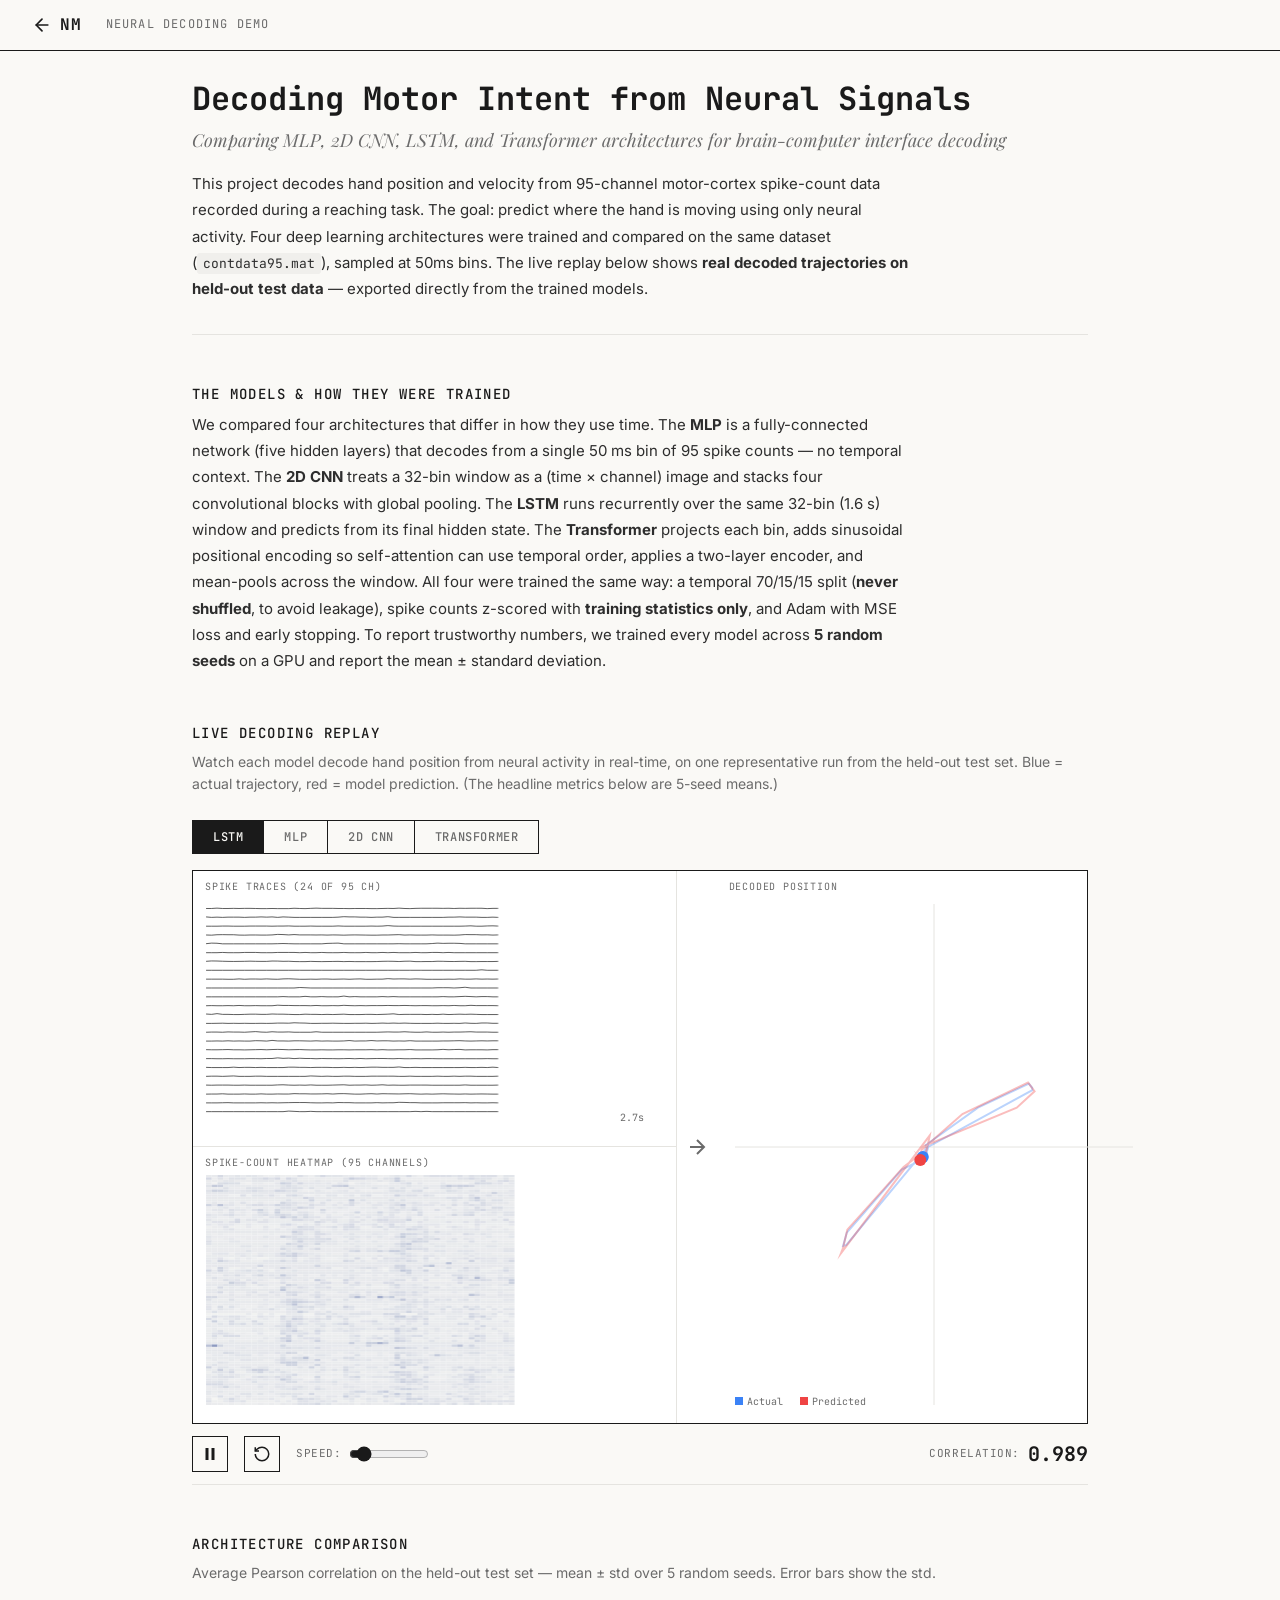
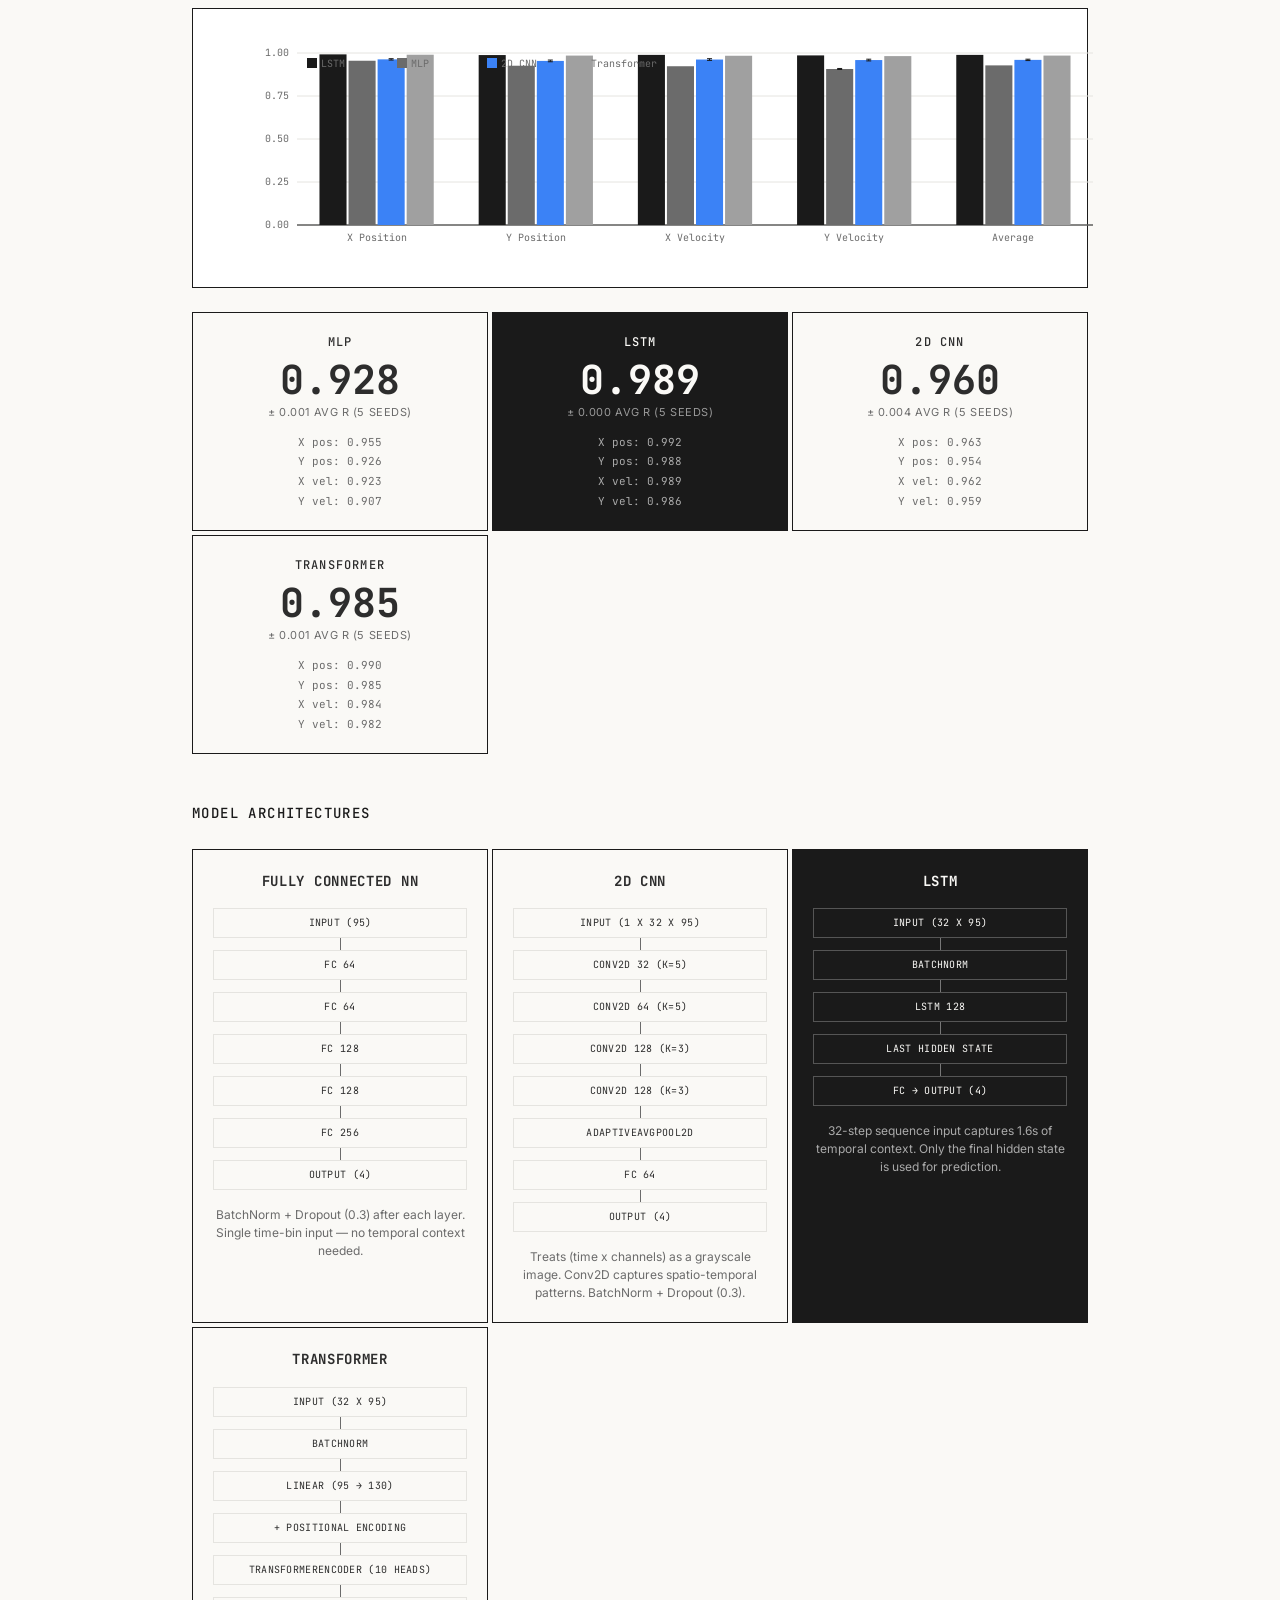
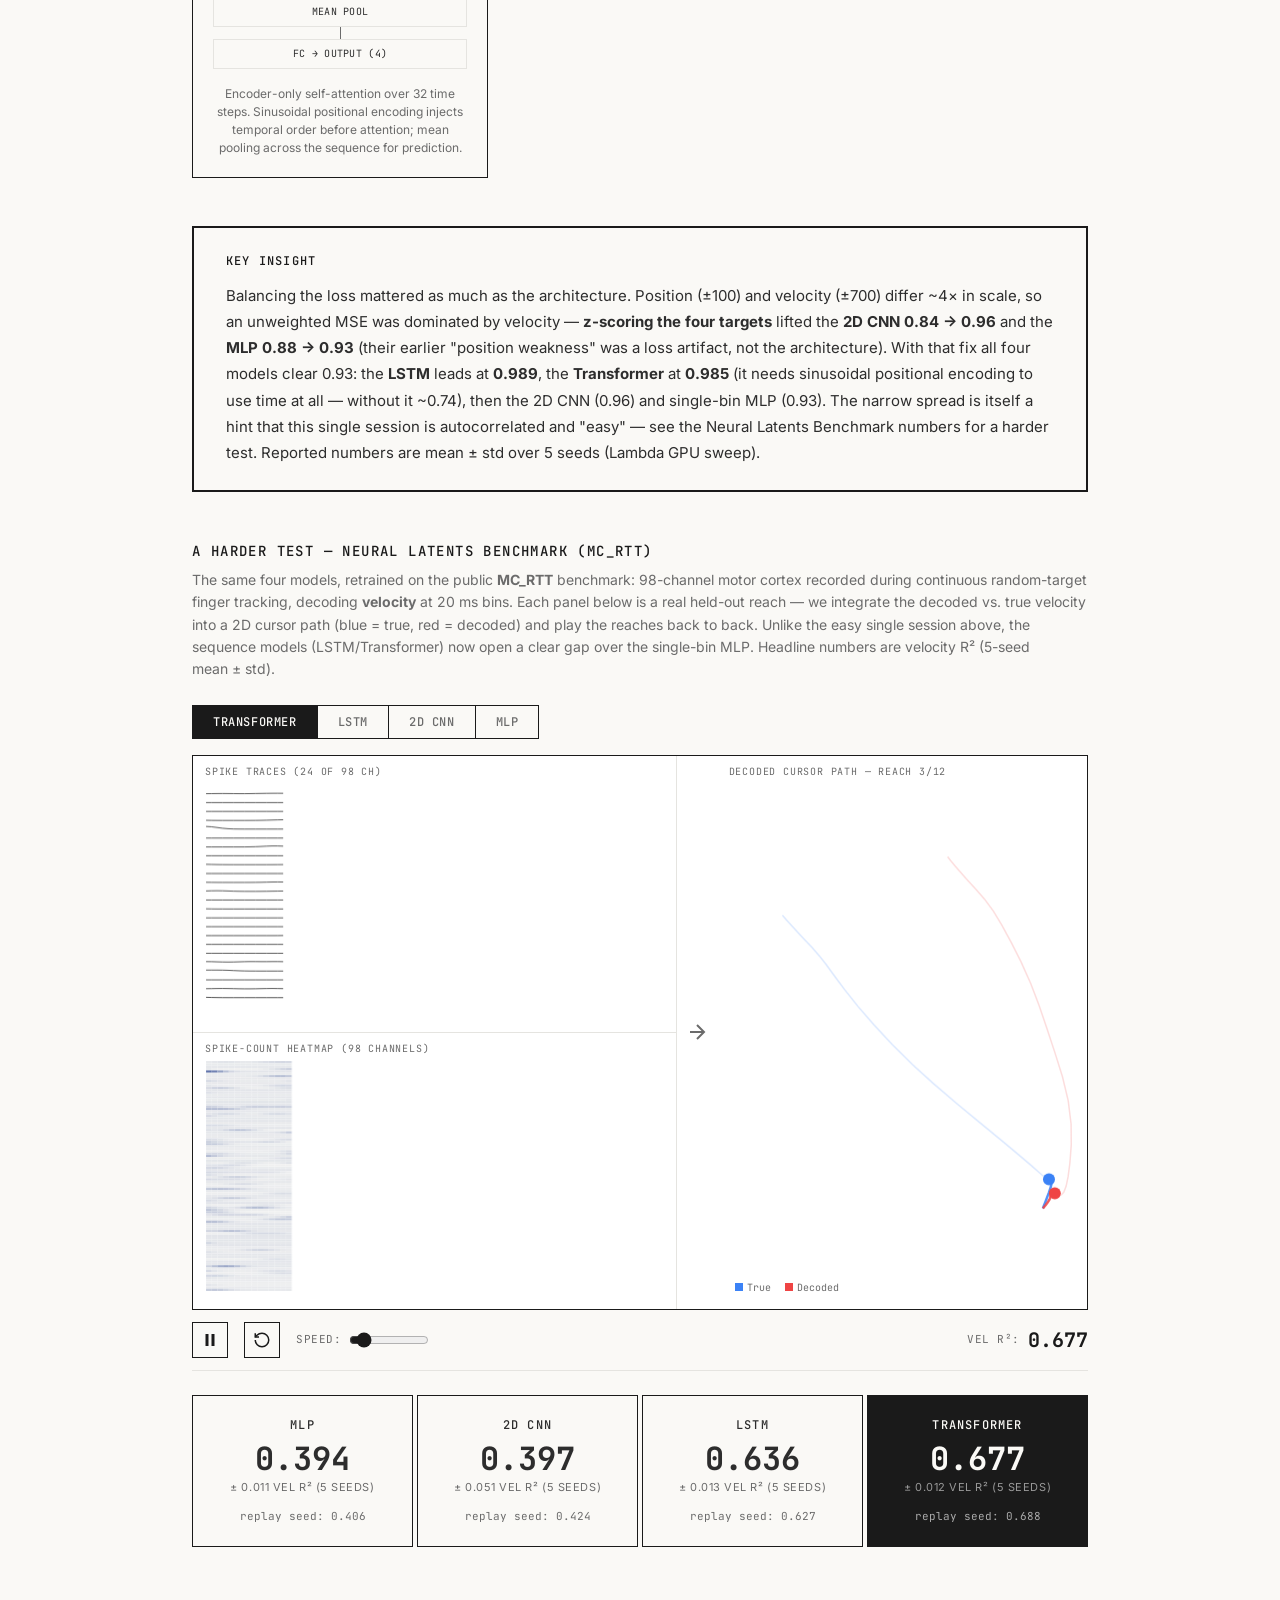
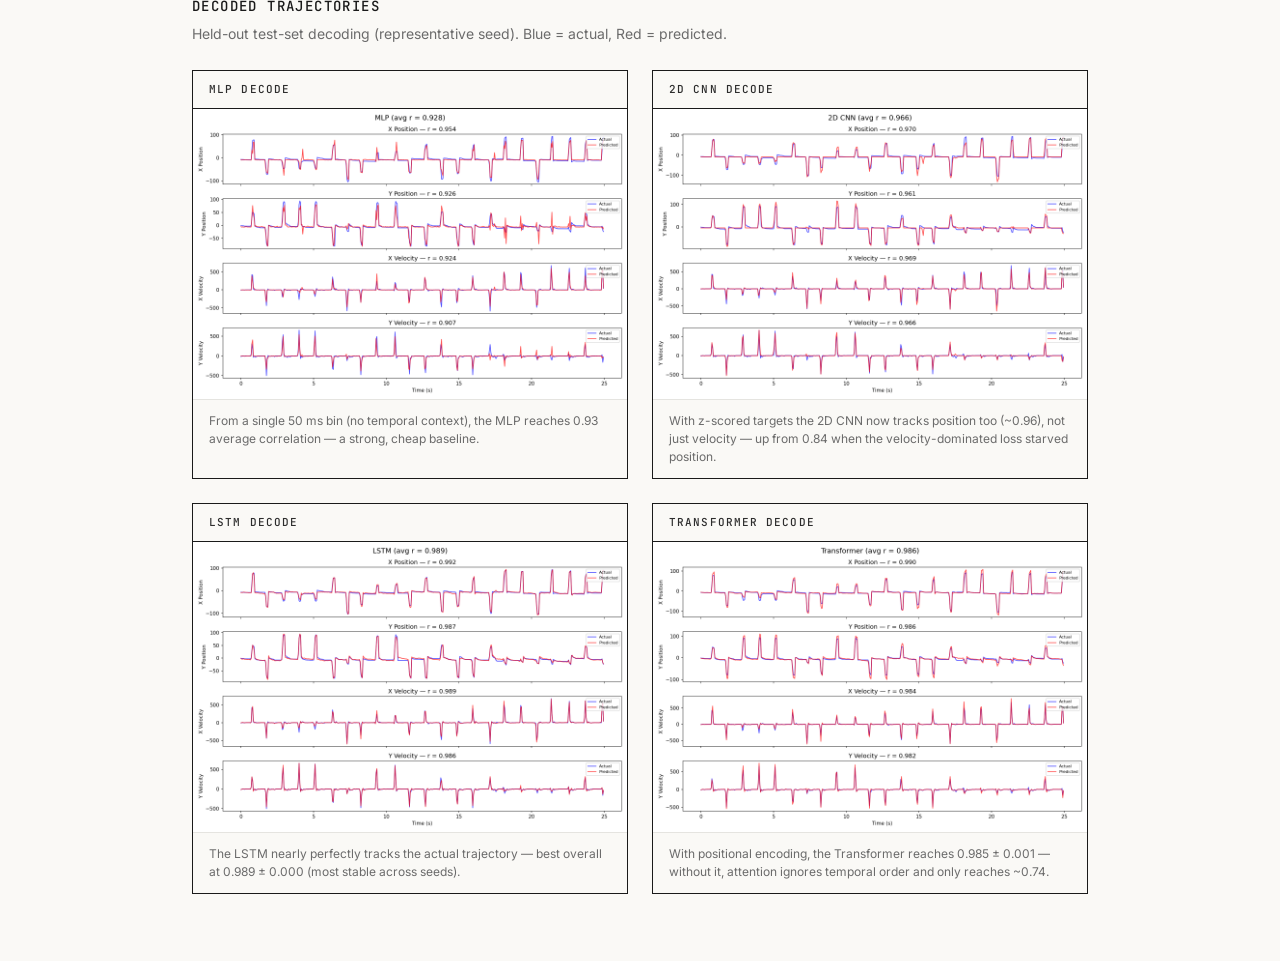
<file: web-demo/index.html>
<!DOCTYPE html>
<html lang="en">
<head>
    <meta charset="UTF-8">
    <meta name="viewport" content="width=device-width, initial-scale=1.0">
    <title>Neural Decoding Demo — Nick Matton</title>
    <link rel="preconnect" href="https://fonts.googleapis.com">
    <link rel="preconnect" href="https://fonts.gstatic.com" crossorigin>
    <link href="https://fonts.googleapis.com/css2?family=Inter:wght@400;500;600&family=JetBrains+Mono:wght@400;500;700&family=Playfair+Display:ital,wght@0,400;1,400&display=swap" rel="stylesheet">
    <link rel="stylesheet" href="style.css">
</head>
<body>
    <!-- Header -->
    <header class="header">
        <div class="header-container">
            <a href="../../index.html" class="header-back">
                <svg width="20" height="20" viewBox="0 0 24 24" fill="none" stroke="currentColor" stroke-width="2" stroke-linecap="round" stroke-linejoin="round"><path d="M19 12H5"/><path d="m12 19-7-7 7-7"/></svg>
                NM
            </a>
            <span class="header-title">Neural Decoding Demo</span>
        </div>
    </header>

    <main class="main">
        <!-- Intro -->
        <section class="intro">
            <h1 class="intro-title">Decoding Motor Intent from Neural Signals</h1>
            <p class="intro-subtitle">Comparing MLP, 2D CNN, LSTM, and Transformer architectures for brain-computer interface decoding</p>
            <p class="intro-description">
                This project decodes hand position and velocity from 95-channel motor-cortex spike-count data recorded during a reaching task.
                The goal: predict where the hand is moving using only neural activity. Four deep learning architectures were trained
                and compared on the same dataset (<code>contdata95.mat</code>), sampled at 50ms bins. The live replay below shows
                <strong>real decoded trajectories on held-out test data</strong> — exported directly from the trained models.
            </p>
        </section>

        <!-- Approach -->
        <section class="viz-section">
            <div class="section-header">
                <h2 class="section-title">The models &amp; how they were trained</h2>
                <p class="intro-description">
                    We compared four architectures that differ in how they use time. The <strong>MLP</strong> is a
                    fully-connected network (five hidden layers) that decodes from a single 50&nbsp;ms bin of 95 spike
                    counts — no temporal context.
                    The <strong>2D CNN</strong> treats a 32-bin window as a (time&nbsp;×&nbsp;channel) image and stacks four
                    convolutional blocks with global pooling. The <strong>LSTM</strong> runs recurrently over the same
                    32-bin (1.6&nbsp;s) window and predicts from its final hidden state. The <strong>Transformer</strong>
                    projects each bin, adds sinusoidal positional encoding so self-attention can use temporal order, applies a
                    two-layer encoder, and mean-pools across the window. All four were trained the same way: a temporal
                    70/15/15 split (<strong>never shuffled</strong>, to avoid leakage), spike counts z-scored with
                    <strong>training statistics only</strong>, and Adam with MSE loss and early stopping. To report
                    trustworthy numbers, we trained every model across <strong>5 random seeds</strong> on a GPU and report the
                    mean&nbsp;±&nbsp;standard deviation.
                </p>
            </div>
        </section>

        <!-- Live Decoding Visualization -->
        <section class="viz-section" id="live-replay">
            <div class="section-header">
                <h2 class="section-title">Live Decoding Replay</h2>
                <p class="section-desc">Watch each model decode hand position from neural activity in real-time, on one representative run from the held-out test set. Blue = actual trajectory, red = model prediction. (The headline metrics below are 5-seed means.)</p>
            </div>

            <div class="model-tabs">
                <button class="model-tab active" data-model="lstm">LSTM</button>
                <button class="model-tab" data-model="mlp">MLP</button>
                <button class="model-tab" data-model="cnn2d">2D CNN</button>
                <button class="model-tab" data-model="transformer">Transformer</button>
            </div>

            <div class="viz-container">
                <div class="viz-panel viz-neural">
                    <div class="viz-subpanel">
                        <div class="panel-label">Spike Traces (24 of 95 ch)</div>
                        <canvas id="neural-canvas"></canvas>
                    </div>
                    <div class="viz-subpanel">
                        <div class="panel-label">Spike-Count Heatmap (95 channels)</div>
                        <canvas id="heatmap-canvas"></canvas>
                    </div>
                </div>
                <div class="viz-divider">
                    <svg width="24" height="24" viewBox="0 0 24 24" fill="none" stroke="currentColor" stroke-width="2"><path d="M5 12h14"/><path d="m12 5 7 7-7 7"/></svg>
                </div>
                <div class="viz-panel viz-decode">
                    <div class="panel-label">Decoded Position</div>
                    <canvas id="decode-canvas"></canvas>
                </div>
            </div>

            <div class="viz-controls">
                <button id="btn-play" class="control-btn">
                    <svg id="icon-play" width="18" height="18" viewBox="0 0 24 24" fill="currentColor"><polygon points="5 3 19 12 5 21 5 3"/></svg>
                    <svg id="icon-pause" width="18" height="18" viewBox="0 0 24 24" fill="currentColor" style="display:none"><rect x="6" y="4" width="4" height="16"/><rect x="14" y="4" width="4" height="16"/></svg>
                </button>
                <button id="btn-reset" class="control-btn">
                    <svg width="18" height="18" viewBox="0 0 24 24" fill="none" stroke="currentColor" stroke-width="2"><path d="M3 12a9 9 0 1 0 9-9 9.75 9.75 0 0 0-6.74 2.74L3 8"/><path d="M3 3v5h5"/></svg>
                </button>
                <div class="speed-control">
                    <label>Speed:</label>
                    <input type="range" id="speed-slider" min="1" max="10" value="2">
                </div>
                <div class="live-corr">
                    <span class="corr-label">Correlation:</span>
                    <span id="live-corr-value" class="corr-value">—</span>
                </div>
            </div>
        </section>

        <!-- Architecture Comparison -->
        <section class="compare-section">
            <div class="section-header">
                <h2 class="section-title">Architecture Comparison</h2>
                <p class="section-desc">Average Pearson correlation on the held-out test set — mean ± std over 5 random seeds. Error bars show the std.</p>
            </div>

            <div class="chart-container">
                <canvas id="bar-chart"></canvas>
            </div>

            <div class="results-grid">
                <div class="result-card" data-model="mlp">
                    <div class="result-model">MLP</div>
                    <div class="result-corr">0.928</div>
                    <div class="result-label">± 0.001 avg r (5 seeds)</div>
                    <div class="result-detail">
                        <span>X pos: 0.955</span>
                        <span>Y pos: 0.926</span>
                        <span>X vel: 0.923</span>
                        <span>Y vel: 0.907</span>
                    </div>
                </div>
                <div class="result-card result-card-best" data-model="lstm">
                    <div class="result-model">LSTM</div>
                    <div class="result-corr">0.989</div>
                    <div class="result-label">± 0.000 avg r (5 seeds)</div>
                    <div class="result-detail">
                        <span>X pos: 0.992</span>
                        <span>Y pos: 0.988</span>
                        <span>X vel: 0.989</span>
                        <span>Y vel: 0.986</span>
                    </div>
                </div>
                <div class="result-card" data-model="cnn2d">
                    <div class="result-model">2D CNN</div>
                    <div class="result-corr">0.960</div>
                    <div class="result-label">± 0.004 avg r (5 seeds)</div>
                    <div class="result-detail">
                        <span>X pos: 0.963</span>
                        <span>Y pos: 0.954</span>
                        <span>X vel: 0.962</span>
                        <span>Y vel: 0.959</span>
                    </div>
                </div>
                <div class="result-card" data-model="transformer">
                    <div class="result-model">Transformer</div>
                    <div class="result-corr">0.985</div>
                    <div class="result-label">± 0.001 avg r (5 seeds)</div>
                    <div class="result-detail">
                        <span>X pos: 0.990</span>
                        <span>Y pos: 0.985</span>
                        <span>X vel: 0.984</span>
                        <span>Y vel: 0.982</span>
                    </div>
                </div>
            </div>
        </section>

        <!-- Architecture Details -->
        <section class="arch-section">
            <div class="section-header">
                <h2 class="section-title">Model Architectures</h2>
            </div>

            <div class="arch-grid">
                <div class="arch-card">
                    <h3 class="arch-name">Fully Connected NN</h3>
                    <div class="arch-diagram">
                        <div class="arch-layer">Input (95)</div>
                        <div class="arch-arrow"></div>
                        <div class="arch-layer">FC 64</div>
                        <div class="arch-arrow"></div>
                        <div class="arch-layer">FC 64</div>
                        <div class="arch-arrow"></div>
                        <div class="arch-layer">FC 128</div>
                        <div class="arch-arrow"></div>
                        <div class="arch-layer">FC 128</div>
                        <div class="arch-arrow"></div>
                        <div class="arch-layer">FC 256</div>
                        <div class="arch-arrow"></div>
                        <div class="arch-layer">Output (4)</div>
                    </div>
                    <div class="arch-notes">
                        BatchNorm + Dropout (0.3) after each layer. Single time-bin input — no temporal context needed.
                    </div>
                </div>

                <div class="arch-card">
                    <h3 class="arch-name">2D CNN</h3>
                    <div class="arch-diagram">
                        <div class="arch-layer">Input (1 x 32 x 95)</div>
                        <div class="arch-arrow"></div>
                        <div class="arch-layer">Conv2D 32 (k=5)</div>
                        <div class="arch-arrow"></div>
                        <div class="arch-layer">Conv2D 64 (k=5)</div>
                        <div class="arch-arrow"></div>
                        <div class="arch-layer">Conv2D 128 (k=3)</div>
                        <div class="arch-arrow"></div>
                        <div class="arch-layer">Conv2D 128 (k=3)</div>
                        <div class="arch-arrow"></div>
                        <div class="arch-layer">AdaptiveAvgPool2D</div>
                        <div class="arch-arrow"></div>
                        <div class="arch-layer">FC 64</div>
                        <div class="arch-arrow"></div>
                        <div class="arch-layer">Output (4)</div>
                    </div>
                    <div class="arch-notes">
                        Treats (time x channels) as a grayscale image. Conv2D captures spatio-temporal patterns. BatchNorm + Dropout (0.3).
                    </div>
                </div>

                <div class="arch-card arch-card-best">
                    <h3 class="arch-name">LSTM</h3>
                    <div class="arch-diagram">
                        <div class="arch-layer">Input (32 x 95)</div>
                        <div class="arch-arrow"></div>
                        <div class="arch-layer">BatchNorm</div>
                        <div class="arch-arrow"></div>
                        <div class="arch-layer">LSTM 128</div>
                        <div class="arch-arrow"></div>
                        <div class="arch-layer">Last Hidden State</div>
                        <div class="arch-arrow"></div>
                        <div class="arch-layer">FC → Output (4)</div>
                    </div>
                    <div class="arch-notes">
                        32-step sequence input captures 1.6s of temporal context. Only the final hidden state is used for prediction.
                    </div>
                </div>

                <div class="arch-card">
                    <h3 class="arch-name">Transformer</h3>
                    <div class="arch-diagram">
                        <div class="arch-layer">Input (32 x 95)</div>
                        <div class="arch-arrow"></div>
                        <div class="arch-layer">BatchNorm</div>
                        <div class="arch-arrow"></div>
                        <div class="arch-layer">Linear (95 → 130)</div>
                        <div class="arch-arrow"></div>
                        <div class="arch-layer">+ Positional Encoding</div>
                        <div class="arch-arrow"></div>
                        <div class="arch-layer">TransformerEncoder (10 heads)</div>
                        <div class="arch-arrow"></div>
                        <div class="arch-layer">Mean Pool</div>
                        <div class="arch-arrow"></div>
                        <div class="arch-layer">FC → Output (4)</div>
                    </div>
                    <div class="arch-notes">
                        Encoder-only self-attention over 32 time steps. Sinusoidal positional encoding injects temporal order before attention; mean pooling across the sequence for prediction.
                    </div>
                </div>
            </div>
        </section>

        <!-- Key Insight -->
        <section class="insight-section">
            <div class="insight-card">
                <h3 class="insight-title">Key Insight</h3>
                <p class="insight-text">
                    Balancing the loss mattered as much as the architecture. Position (±100) and velocity (±700) differ
                    ~4× in scale, so an unweighted MSE was dominated by velocity — <strong>z-scoring the four targets</strong>
                    lifted the <strong>2D CNN 0.84&nbsp;→&nbsp;0.96</strong> and the <strong>MLP 0.88&nbsp;→&nbsp;0.93</strong>
                    (their earlier "position weakness" was a loss artifact, not the architecture). With that fix all four
                    models clear 0.93: the <strong>LSTM</strong> leads at <strong>0.989</strong>, the <strong>Transformer</strong>
                    at <strong>0.985</strong> (it needs sinusoidal positional encoding to use time at all — without it ~0.74),
                    then the 2D CNN (0.96) and single-bin MLP (0.93). The narrow spread is itself a hint that this single
                    session is autocorrelated and "easy" — see the Neural Latents Benchmark numbers for a harder test.
                    Reported numbers are mean&nbsp;±&nbsp;std over 5 seeds (Lambda&nbsp;GPU sweep).
                </p>
            </div>
        </section>

        <!-- NLB Tracking (Neural Latents Benchmark — MC_RTT) -->
        <section class="viz-section" id="nlb">
            <div class="section-header">
                <h2 class="section-title">A harder test — Neural Latents Benchmark (MC_RTT)</h2>
                <p class="section-desc">
                    The same four models, retrained on the public <strong>MC_RTT</strong> benchmark: 98-channel motor
                    cortex recorded during continuous random-target finger tracking, decoding <strong>velocity</strong> at
                    20&nbsp;ms bins. Each panel below is a real held-out reach — we integrate the decoded vs. true velocity
                    into a 2D cursor path (blue = true, red = decoded) and play the reaches back to back. Unlike the easy
                    single session above, the sequence models (LSTM/Transformer) now open a clear gap over the single-bin MLP.
                    Headline numbers are velocity&nbsp;R² (5-seed mean&nbsp;±&nbsp;std).
                </p>
            </div>

            <div class="model-tabs" id="nlb-tabs">
                <button class="model-tab nlb-model-tab active" data-model="transformer">Transformer</button>
                <button class="model-tab nlb-model-tab" data-model="lstm">LSTM</button>
                <button class="model-tab nlb-model-tab" data-model="cnn2d">2D CNN</button>
                <button class="model-tab nlb-model-tab" data-model="mlp">MLP</button>
            </div>

            <div class="viz-container">
                <div class="viz-panel viz-neural">
                    <div class="viz-subpanel">
                        <div class="panel-label">Spike Traces (24 of 98 ch)</div>
                        <canvas id="nlb-neural-canvas"></canvas>
                    </div>
                    <div class="viz-subpanel">
                        <div class="panel-label">Spike-Count Heatmap (98 channels)</div>
                        <canvas id="nlb-heatmap-canvas"></canvas>
                    </div>
                </div>
                <div class="viz-divider">
                    <svg width="24" height="24" viewBox="0 0 24 24" fill="none" stroke="currentColor" stroke-width="2"><path d="M5 12h14"/><path d="m12 5 7 7-7 7"/></svg>
                </div>
                <div class="viz-panel viz-decode">
                    <div class="panel-label">Decoded Cursor Path <span id="nlb-reach-label"></span></div>
                    <canvas id="nlb-decode-canvas"></canvas>
                </div>
            </div>

            <div class="viz-controls">
                <button id="nlb-btn-play" class="control-btn">
                    <svg id="nlb-icon-play" width="18" height="18" viewBox="0 0 24 24" fill="currentColor"><polygon points="5 3 19 12 5 21 5 3"/></svg>
                    <svg id="nlb-icon-pause" width="18" height="18" viewBox="0 0 24 24" fill="currentColor" style="display:none"><rect x="6" y="4" width="4" height="16"/><rect x="14" y="4" width="4" height="16"/></svg>
                </button>
                <button id="nlb-btn-reset" class="control-btn">
                    <svg width="18" height="18" viewBox="0 0 24 24" fill="none" stroke="currentColor" stroke-width="2"><path d="M3 12a9 9 0 1 0 9-9 9.75 9.75 0 0 0-6.74 2.74L3 8"/><path d="M3 3v5h5"/></svg>
                </button>
                <div class="speed-control">
                    <label>Speed:</label>
                    <input type="range" id="nlb-speed-slider" min="1" max="10" value="2">
                </div>
                <div class="live-corr">
                    <span class="corr-label">Vel R²:</span>
                    <span id="nlb-live-r2-value" class="corr-value">—</span>
                </div>
            </div>

            <div class="results-grid nlb-results-grid">
                <div class="result-card nlb-result-card" data-model="mlp">
                    <div class="result-model">MLP</div>
                    <div class="result-corr">—</div>
                    <div class="result-label">vel R² (5 seeds)</div>
                    <div class="result-detail"><span></span></div>
                </div>
                <div class="result-card nlb-result-card" data-model="cnn2d">
                    <div class="result-model">2D CNN</div>
                    <div class="result-corr">—</div>
                    <div class="result-label">vel R² (5 seeds)</div>
                    <div class="result-detail"><span></span></div>
                </div>
                <div class="result-card nlb-result-card" data-model="lstm">
                    <div class="result-model">LSTM</div>
                    <div class="result-corr">—</div>
                    <div class="result-label">vel R² (5 seeds)</div>
                    <div class="result-detail"><span></span></div>
                </div>
                <div class="result-card nlb-result-card result-card-best" data-model="transformer">
                    <div class="result-model">Transformer</div>
                    <div class="result-corr">—</div>
                    <div class="result-label">vel R² (5 seeds)</div>
                    <div class="result-detail"><span></span></div>
                </div>
            </div>
        </section>

        <!-- Original Plots -->
        <section class="plots-section">
            <div class="section-header">
                <h2 class="section-title">Decoded Trajectories</h2>
                <p class="section-desc">Held-out test-set decoding (representative seed). Blue = actual, Red = predicted.</p>
            </div>

            <div class="plots-grid">
                <div class="plot-card">
                    <h3 class="plot-label">MLP Decode</h3>
                    <img src="../results/single_bin_cnn_decode.png" alt="MLP predicted vs actual hand position">
                    <p class="plot-caption">From a single 50 ms bin (no temporal context), the MLP reaches 0.93 average correlation — a strong, cheap baseline.</p>
                </div>
                <div class="plot-card">
                    <h3 class="plot-label">2D CNN Decode</h3>
                    <img src="../results/spatio_temporal_cnn_decode.png" alt="2D CNN predicted vs actual hand position">
                    <p class="plot-caption">With z-scored targets the 2D CNN now tracks position too (~0.96), not just velocity — up from 0.84 when the velocity-dominated loss starved position.</p>
                </div>
                <div class="plot-card">
                    <h3 class="plot-label">LSTM Decode</h3>
                    <img src="../results/lstm_decode.png" alt="LSTM predicted vs actual hand position">
                    <p class="plot-caption">The LSTM nearly perfectly tracks the actual trajectory — best overall at 0.989 ± 0.000 (most stable across seeds).</p>
                </div>
                <div class="plot-card">
                    <h3 class="plot-label">Transformer Decode</h3>
                    <img src="../results/transformer_decode.png" alt="Transformer predicted vs actual hand position">
                    <p class="plot-caption">With positional encoding, the Transformer reaches 0.985 ± 0.001 — without it, attention ignores temporal order and only reaches ~0.74.</p>
                </div>
            </div>
        </section>
    </main>

    <footer class="footer">
        <p>Nick Matton — BME 517, University of Michigan</p>
    </footer>

    <script src="results.js"></script>
    <script src="demo.js"></script>
    <script src="nlb_results.js"></script>
    <script src="nlb-demo.js"></script>
</body>
</html>
</file>
<file: web-demo/style.css>
:root {
    --bg-eggshell: #FAF9F6;
    --text-primary: #1A1A1A;
    --text-body: #2D2D2D;
    --text-muted: #6B6B6B;
    --border-subtle: #E5E4E0;
    --font-heading: 'JetBrains Mono', monospace;
    --font-body: 'Inter', sans-serif;
    --font-editorial: 'Playfair Display', serif;
    --accent-blue: #3B82F6;
    --accent-red: #EF4444;
    --accent-green: #10B981;
}

*, *::before, *::after { margin: 0; padding: 0; box-sizing: border-box; }
html { scroll-behavior: smooth; }

body {
    font-family: var(--font-body);
    font-size: 1rem;
    line-height: 1.6;
    color: var(--text-body);
    background: var(--bg-eggshell);
}

/* Header */
.header {
    position: fixed;
    top: 0;
    left: 0;
    right: 0;
    background: var(--bg-eggshell);
    border-bottom: 1px solid var(--text-primary);
    z-index: 100;
}

.header-container {
    display: flex;
    align-items: center;
    padding: 0.75rem 2rem;
    gap: 1.5rem;
}

.header-back {
    display: flex;
    align-items: center;
    gap: 0.5rem;
    font-family: var(--font-heading);
    font-size: 1rem;
    font-weight: 700;
    color: var(--text-primary);
    text-decoration: none;
    letter-spacing: 0.05em;
}

.header-back:hover { opacity: 0.6; }

.header-title {
    font-family: var(--font-heading);
    font-size: 0.75rem;
    text-transform: uppercase;
    letter-spacing: 0.1em;
    color: var(--text-muted);
}

/* Main */
.main {
    max-width: 960px;
    margin: 0 auto;
    padding: 5rem 2rem 3rem;
}

/* Intro */
.intro {
    margin-bottom: 3rem;
    padding-bottom: 2rem;
    border-bottom: 1px solid var(--border-subtle);
}

.intro-title {
    font-family: var(--font-heading);
    font-size: 2rem;
    font-weight: 700;
    color: var(--text-primary);
    line-height: 1.2;
    margin-bottom: 0.5rem;
}

.intro-subtitle {
    font-family: var(--font-editorial);
    font-style: italic;
    font-size: 1.125rem;
    color: var(--text-muted);
    margin-bottom: 1rem;
}

.intro-description {
    font-size: 0.9375rem;
    line-height: 1.75;
    color: var(--text-body);
    max-width: 720px;
}

.intro-description code {
    font-family: var(--font-heading);
    font-size: 0.8125rem;
    background: #f0efec;
    padding: 0.125rem 0.375rem;
    border-radius: 3px;
}

/* Section headers */
.section-header {
    margin-bottom: 1.5rem;
}

.section-title {
    font-family: var(--font-heading);
    font-size: 0.875rem;
    font-weight: 500;
    text-transform: uppercase;
    letter-spacing: 0.1em;
    color: var(--text-primary);
    margin-bottom: 0.375rem;
}

.section-desc {
    font-size: 0.875rem;
    color: var(--text-muted);
}

/* Viz Section */
.viz-section {
    margin-bottom: 3rem;
}

.model-tabs {
    display: flex;
    gap: 0;
    margin-bottom: 1rem;
    border: 1px solid var(--text-primary);
    border-radius: 0;
    overflow: hidden;
    width: fit-content;
}

.model-tab {
    font-family: var(--font-heading);
    font-size: 0.75rem;
    font-weight: 500;
    text-transform: uppercase;
    letter-spacing: 0.05em;
    padding: 0.5rem 1.25rem;
    border: none;
    background: var(--bg-eggshell);
    color: var(--text-muted);
    cursor: pointer;
    border-right: 1px solid var(--text-primary);
    transition: all 0.15s;
}

.model-tab:last-child { border-right: none; }

.model-tab.active {
    background: var(--text-primary);
    color: var(--bg-eggshell);
}

.model-tab:hover:not(.active) {
    background: #f0efec;
}

/* Viz Container */
.viz-container {
    display: flex;
    align-items: stretch;
    gap: 0;
    border: 1px solid var(--text-primary);
    background: #fff;
    min-height: 300px;
}

.viz-panel {
    flex: 1;
    position: relative;
    padding: 0.5rem;
}

.viz-neural {
    border-right: 1px solid var(--border-subtle);
    flex-direction: column;
    display: flex;
    padding: 0;
}

.viz-subpanel {
    flex: 1;
    position: relative;
    padding: 0.5rem;
    min-height: 0;
}

.viz-subpanel + .viz-subpanel { border-top: 1px solid var(--border-subtle); }

.panel-label {
    font-family: var(--font-heading);
    font-size: 0.625rem;
    text-transform: uppercase;
    letter-spacing: 0.08em;
    color: var(--text-muted);
    position: absolute;
    top: 0.5rem;
    left: 0.75rem;
    z-index: 2;
}

.viz-divider {
    display: flex;
    align-items: center;
    padding: 0 0.5rem;
    color: var(--text-muted);
}

.viz-panel canvas {
    width: 100%;
    height: 100%;
    display: block;
}

/* Controls */
.viz-controls {
    display: flex;
    align-items: center;
    gap: 1rem;
    padding: 0.75rem 0;
    border-bottom: 1px solid var(--border-subtle);
}

.control-btn {
    display: flex;
    align-items: center;
    justify-content: center;
    width: 36px;
    height: 36px;
    border: 1px solid var(--text-primary);
    background: var(--bg-eggshell);
    cursor: pointer;
    color: var(--text-primary);
    transition: all 0.15s;
}

.control-btn:hover {
    background: var(--text-primary);
    color: var(--bg-eggshell);
}

.speed-control {
    display: flex;
    align-items: center;
    gap: 0.5rem;
    font-family: var(--font-heading);
    font-size: 0.6875rem;
    text-transform: uppercase;
    letter-spacing: 0.05em;
    color: var(--text-muted);
}

.speed-control input[type="range"] {
    width: 80px;
    accent-color: var(--text-primary);
}

.live-corr {
    margin-left: auto;
    display: flex;
    align-items: center;
    gap: 0.5rem;
}

.corr-label {
    font-family: var(--font-heading);
    font-size: 0.6875rem;
    text-transform: uppercase;
    letter-spacing: 0.05em;
    color: var(--text-muted);
}

.corr-value {
    font-family: var(--font-heading);
    font-size: 1.25rem;
    font-weight: 700;
    color: var(--text-primary);
}

/* Compare Section */
.compare-section {
    margin-bottom: 3rem;
}

.chart-container {
    border: 1px solid var(--text-primary);
    background: #fff;
    padding: 1.5rem;
    margin-bottom: 1.5rem;
    height: 280px;
}

.chart-container canvas {
    width: 100%;
    height: 100%;
}

.results-grid {
    display: grid;
    grid-template-columns: repeat(3, 1fr);
    gap: 4px;
}

.result-card {
    border: 1px solid var(--text-primary);
    padding: 1.25rem;
    text-align: center;
}

.result-card-best {
    background: var(--text-primary);
    color: var(--bg-eggshell);
}

.result-model {
    font-family: var(--font-heading);
    font-size: 0.75rem;
    font-weight: 500;
    text-transform: uppercase;
    letter-spacing: 0.1em;
    margin-bottom: 0.5rem;
}

.result-card-best .result-model { color: var(--bg-eggshell); }

.result-corr {
    font-family: var(--font-heading);
    font-size: 2.5rem;
    font-weight: 700;
    line-height: 1;
    margin-bottom: 0.25rem;
}

.result-label {
    font-size: 0.6875rem;
    text-transform: uppercase;
    letter-spacing: 0.05em;
    color: var(--text-muted);
    margin-bottom: 0.75rem;
}

.result-card-best .result-label { color: #999; }

.result-detail {
    display: flex;
    flex-direction: column;
    gap: 0.125rem;
    font-family: var(--font-heading);
    font-size: 0.6875rem;
    color: var(--text-muted);
}

.result-card-best .result-detail { color: #aaa; }

/* NLB result cards: 4-up */
.nlb-results-grid { grid-template-columns: repeat(4, 1fr); margin-top: 1.5rem; }
.nlb-results-grid .result-corr { font-size: 2rem; }
#nlb-reach-label { color: var(--text-muted); font-weight: 400; }

/* Architecture Section */
.arch-section {
    margin-bottom: 3rem;
}

.arch-grid {
    display: grid;
    grid-template-columns: repeat(3, 1fr);
    gap: 4px;
}

.arch-card {
    border: 1px solid var(--text-primary);
    padding: 1.25rem;
}

.arch-card-best {
    background: var(--text-primary);
    color: var(--bg-eggshell);
}

.arch-name {
    font-family: var(--font-heading);
    font-size: 0.875rem;
    font-weight: 700;
    text-transform: uppercase;
    letter-spacing: 0.05em;
    margin-bottom: 1rem;
    text-align: center;
}

.arch-diagram {
    display: flex;
    flex-direction: column;
    align-items: center;
    gap: 0;
    margin-bottom: 1rem;
}

.arch-layer {
    font-family: var(--font-heading);
    font-size: 0.625rem;
    text-transform: uppercase;
    letter-spacing: 0.03em;
    padding: 0.375rem 0.75rem;
    border: 1px solid var(--border-subtle);
    width: 100%;
    text-align: center;
}

.arch-card-best .arch-layer { border-color: #555; }

.arch-arrow {
    width: 1px;
    height: 12px;
    background: var(--text-muted);
}

.arch-card-best .arch-arrow { background: #777; }

.arch-notes {
    font-size: 0.75rem;
    line-height: 1.5;
    color: var(--text-muted);
    text-align: center;
}

.arch-card-best .arch-notes { color: #aaa; }

/* Insight Section */
.insight-section {
    margin-bottom: 3rem;
}

.insight-card {
    border: 2px solid var(--text-primary);
    padding: 1.5rem 2rem;
}

.insight-title {
    font-family: var(--font-heading);
    font-size: 0.75rem;
    font-weight: 500;
    text-transform: uppercase;
    letter-spacing: 0.1em;
    color: var(--text-primary);
    margin-bottom: 0.75rem;
}

.insight-text {
    font-size: 0.9375rem;
    line-height: 1.75;
    color: var(--text-body);
}

/* Plots Section */
.plots-section {
    margin-bottom: 3rem;
}

.plots-grid {
    display: grid;
    grid-template-columns: repeat(2, 1fr);
    gap: 1.5rem;
}

.plot-card {
    border: 1px solid var(--text-primary);
    overflow: hidden;
}

.plot-label {
    font-family: var(--font-heading);
    font-size: 0.6875rem;
    font-weight: 500;
    text-transform: uppercase;
    letter-spacing: 0.1em;
    padding: 0.625rem 1rem;
    border-bottom: 1px solid var(--text-primary);
}

.plot-card img {
    width: 100%;
    display: block;
    background: #fff;
}

.plot-caption {
    font-size: 0.75rem;
    color: var(--text-muted);
    padding: 0.75rem 1rem;
    border-top: 1px solid var(--border-subtle);
    line-height: 1.5;
}

/* Footer */
.footer {
    padding: 2rem 0;
    text-align: center;
    border-top: 1px solid var(--border-subtle);
}

.footer p {
    font-family: var(--font-body);
    font-size: 0.75rem;
    color: var(--text-muted);
}

/* Responsive */
@media (max-width: 768px) {
    .main { padding: 4.5rem 1rem 2rem; }
    .intro-title { font-size: 1.5rem; }
    .viz-container { flex-direction: column; min-height: 500px; }
    .viz-neural { border-right: none; border-bottom: 1px solid var(--border-subtle); }
    .viz-divider { display: none; }
    .results-grid, .arch-grid { grid-template-columns: 1fr; }
    .plots-grid { grid-template-columns: 1fr; }
}
</file>
